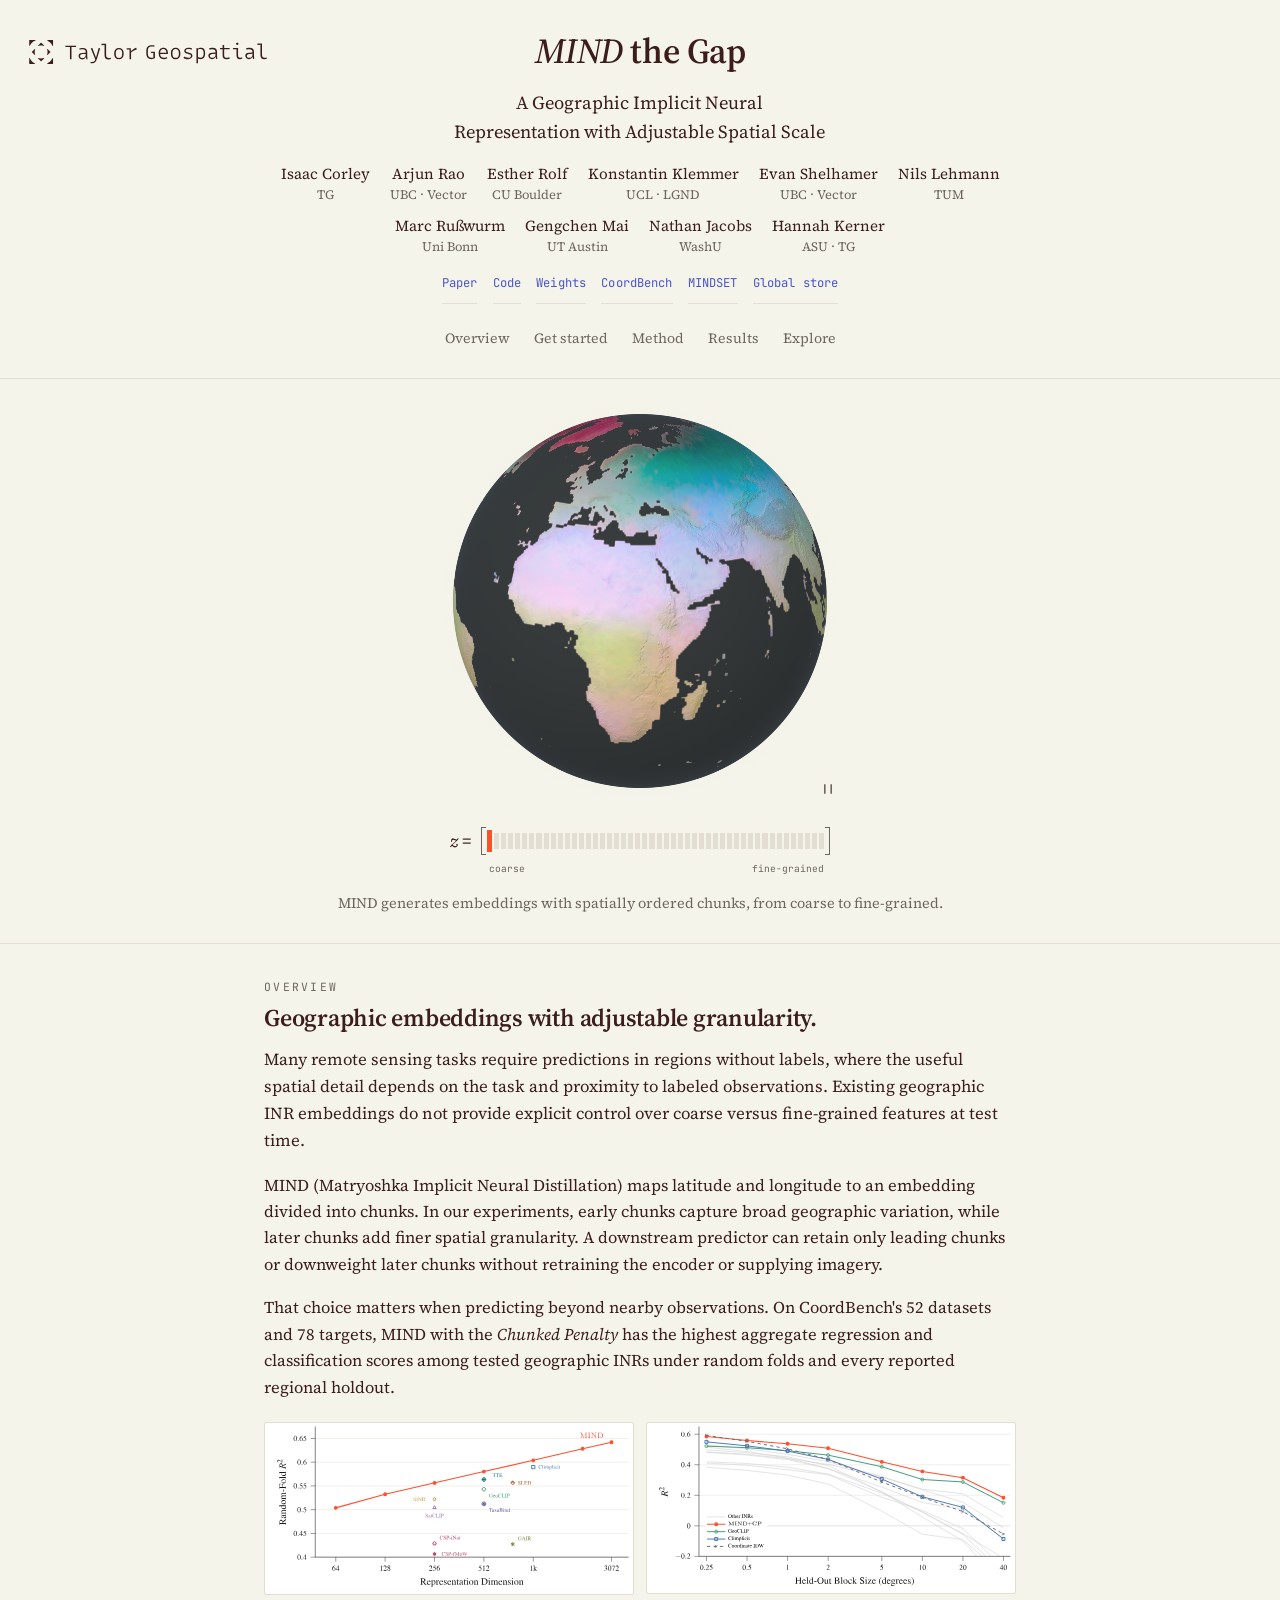
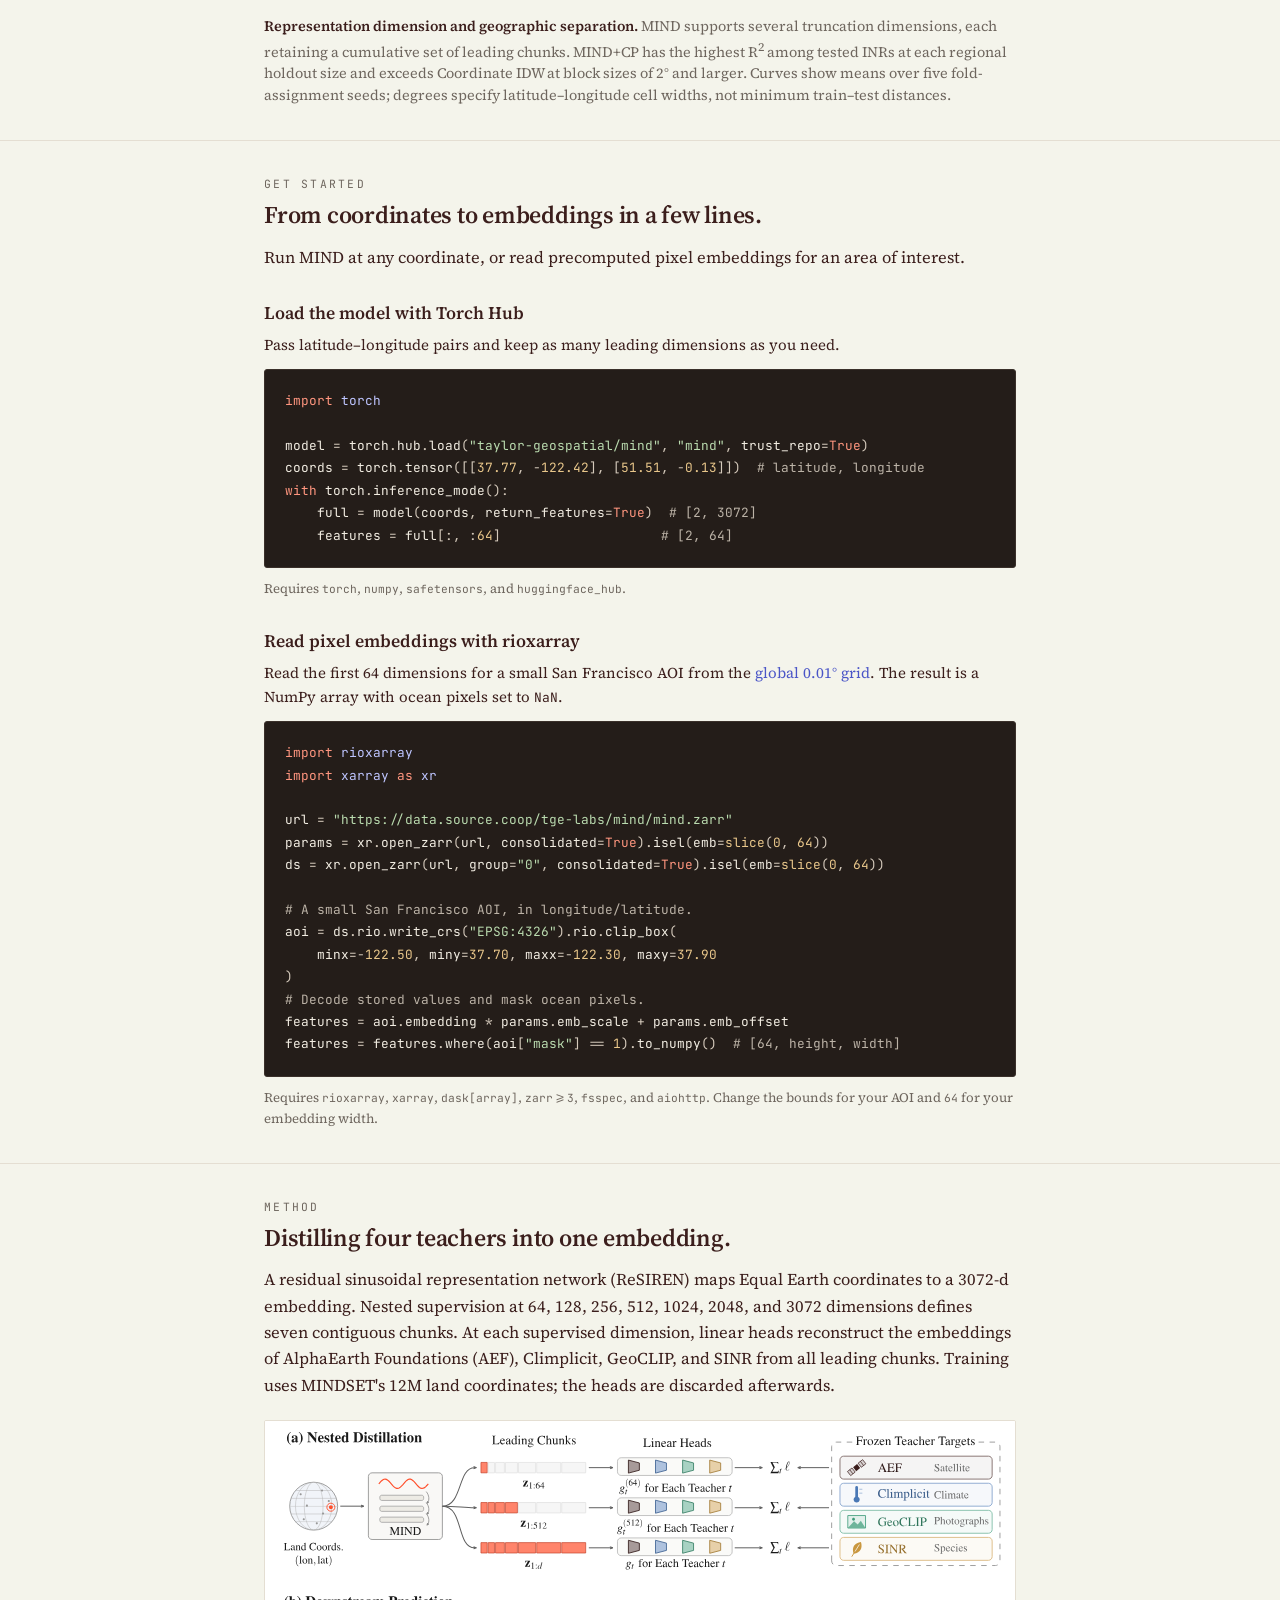
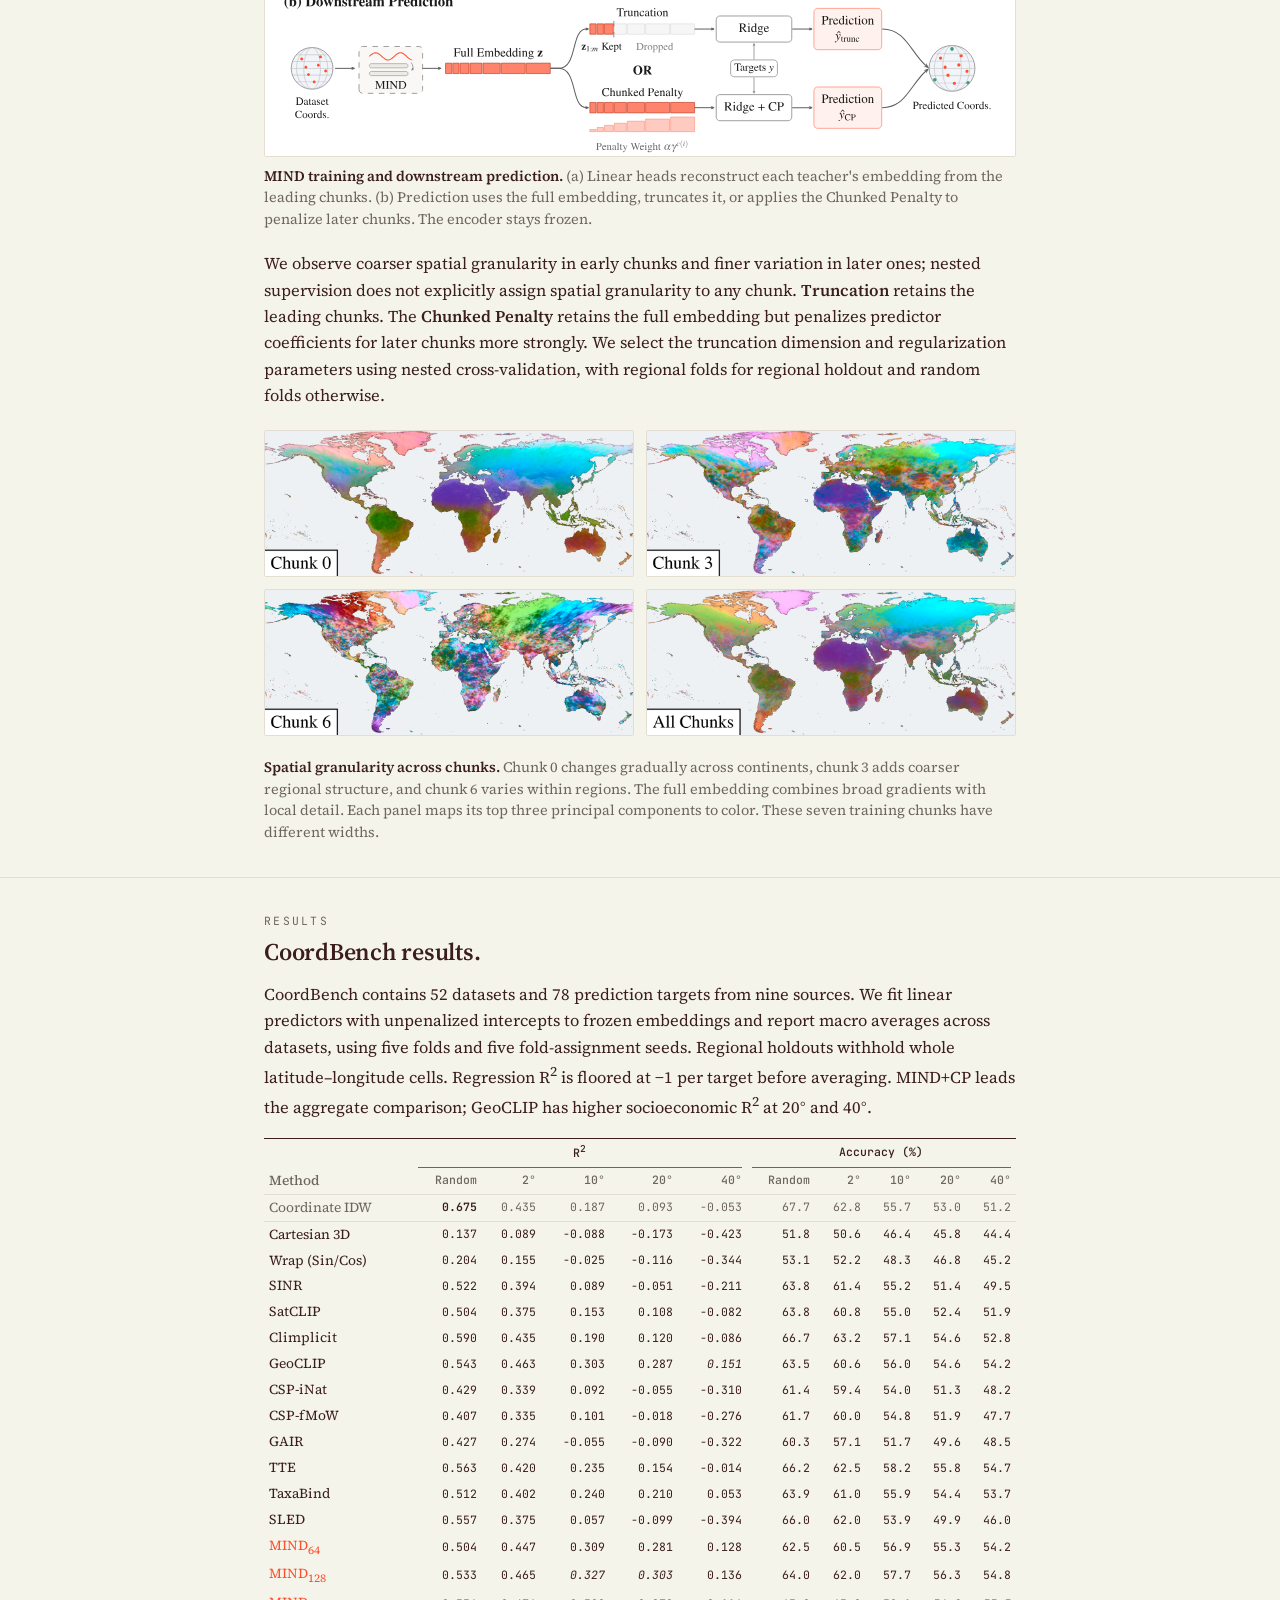
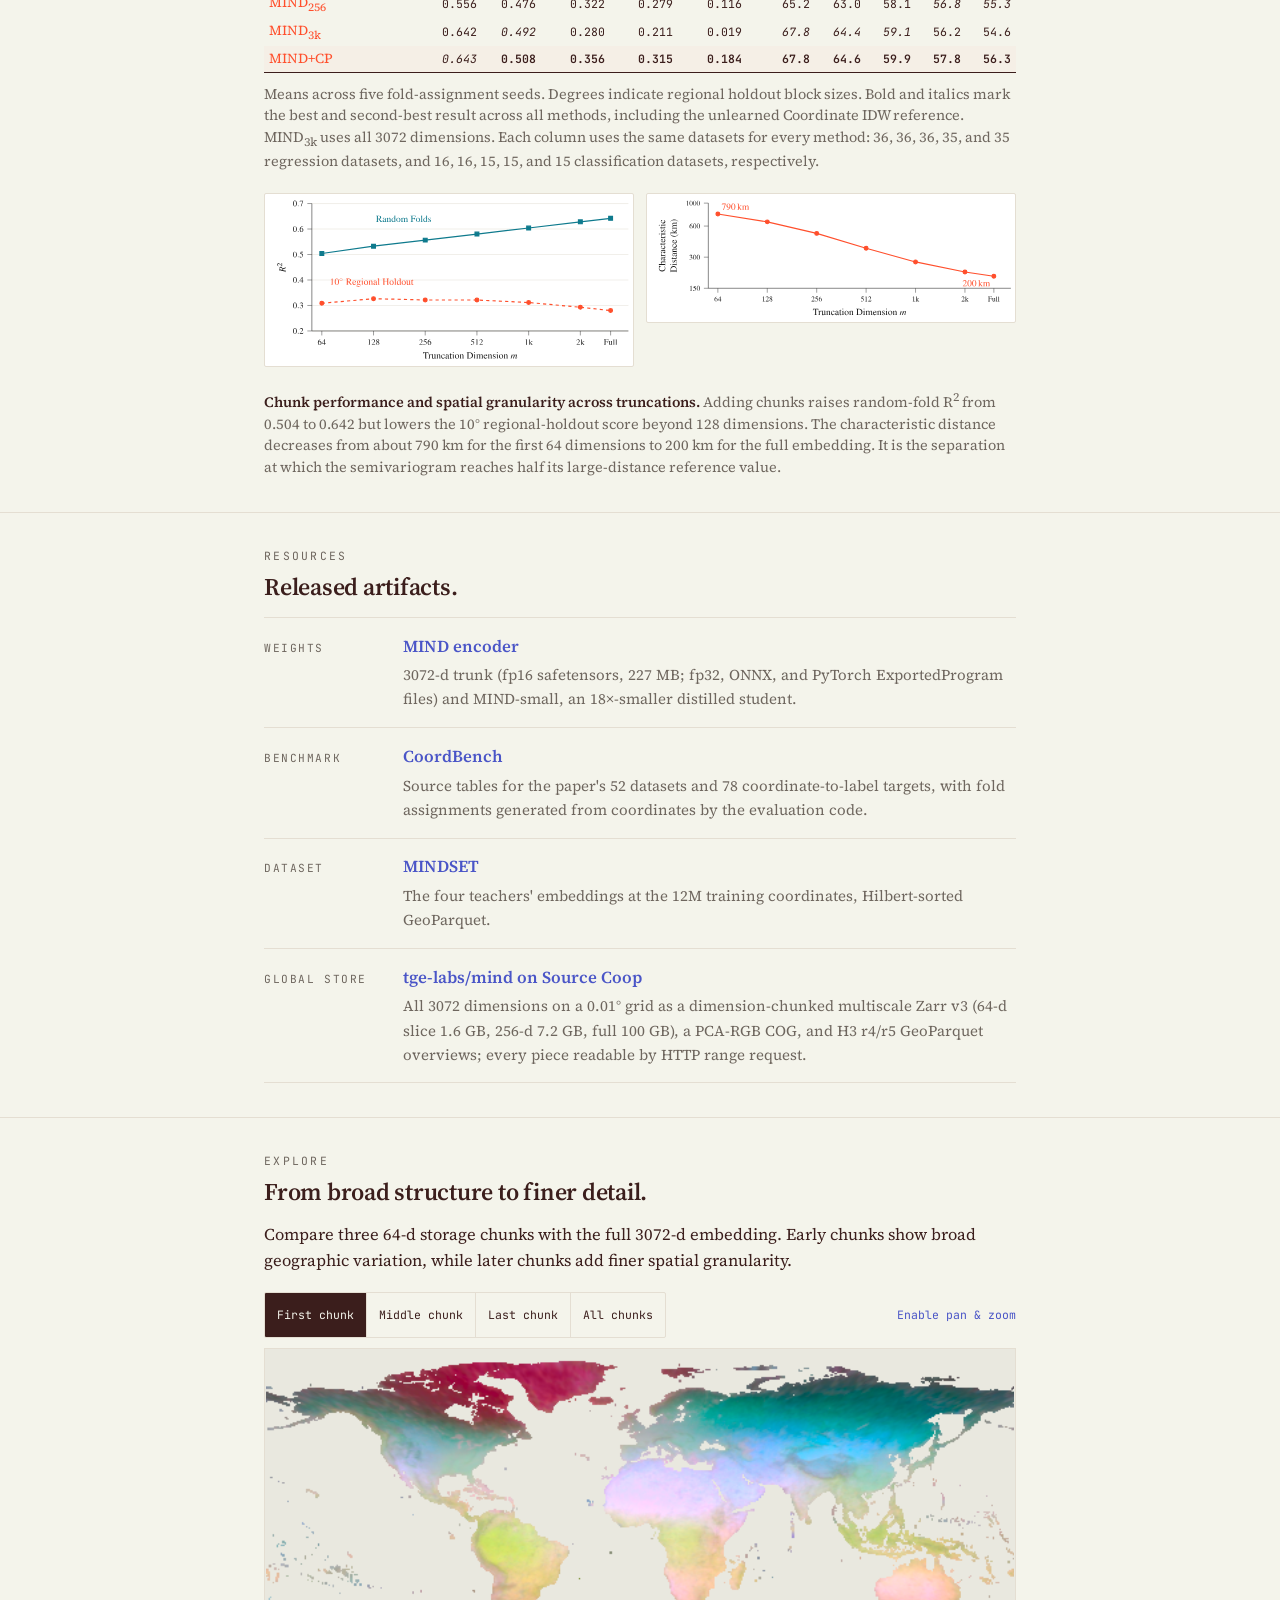
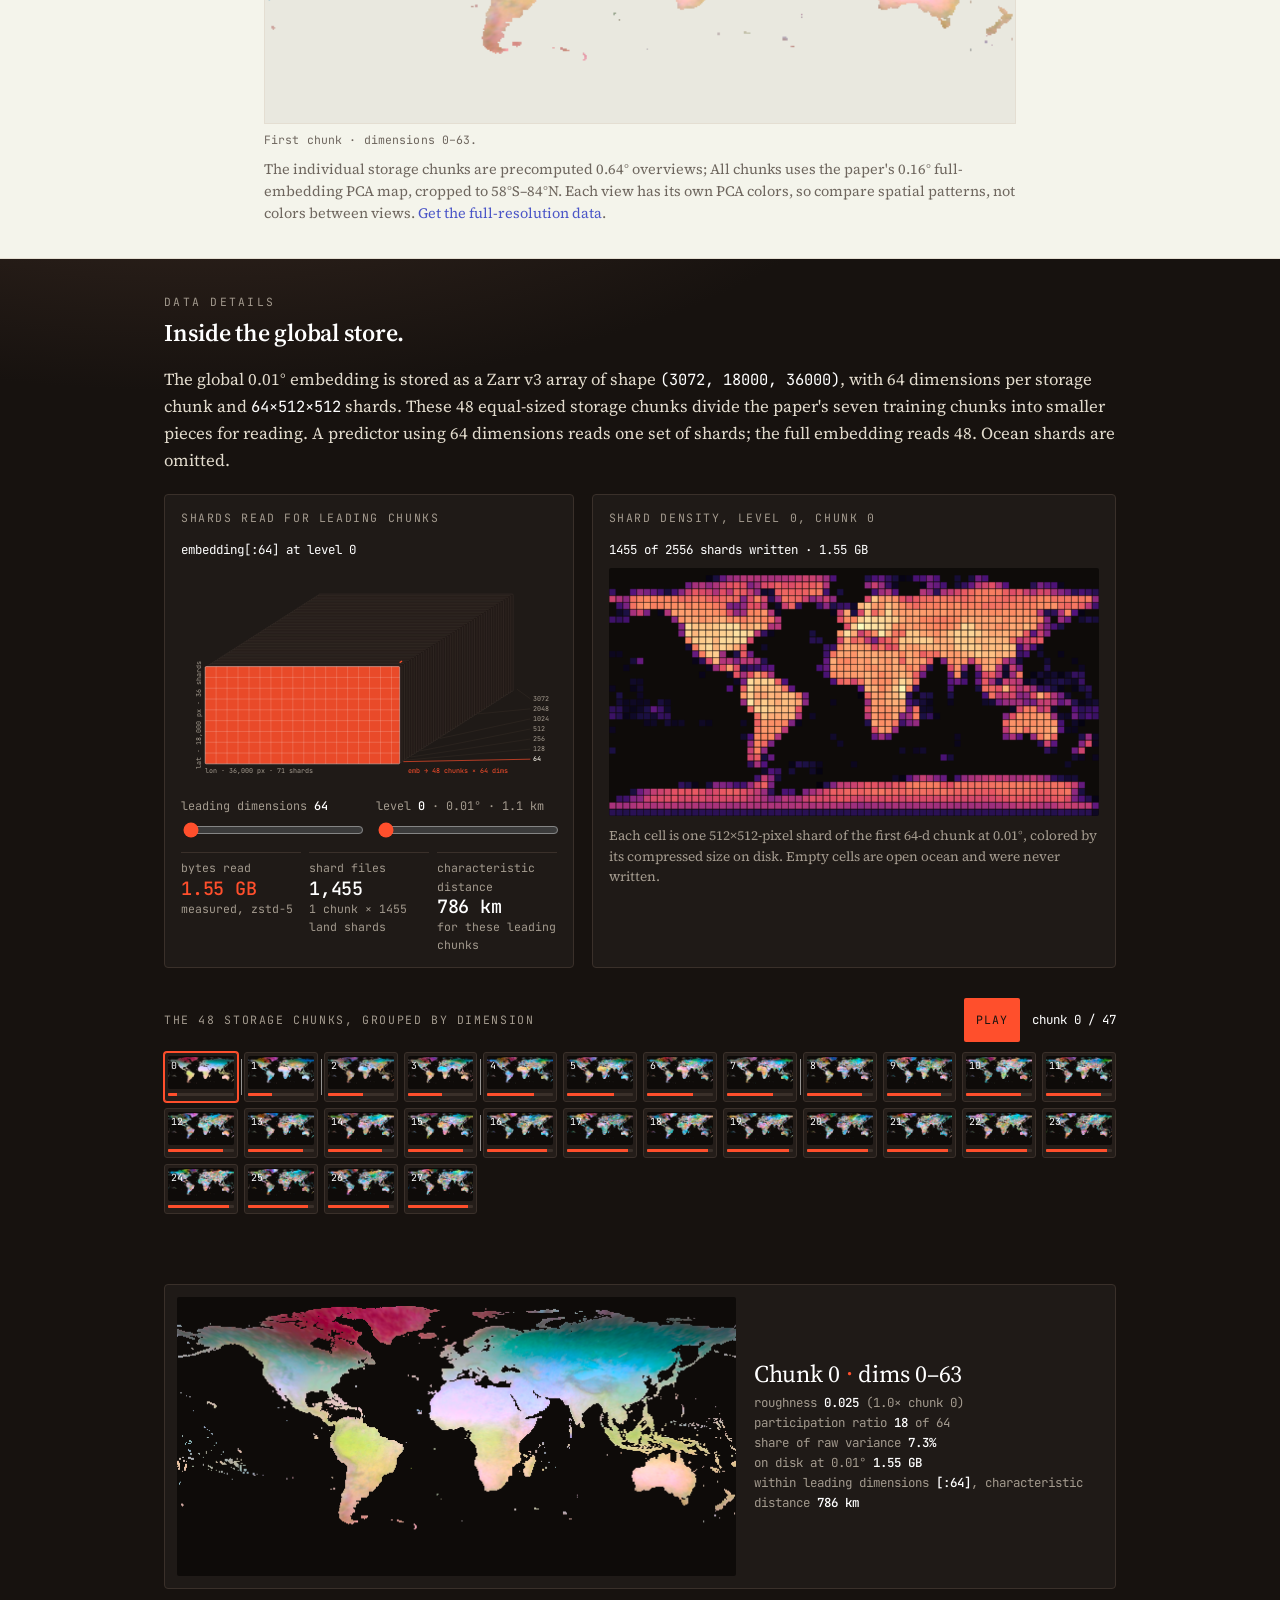
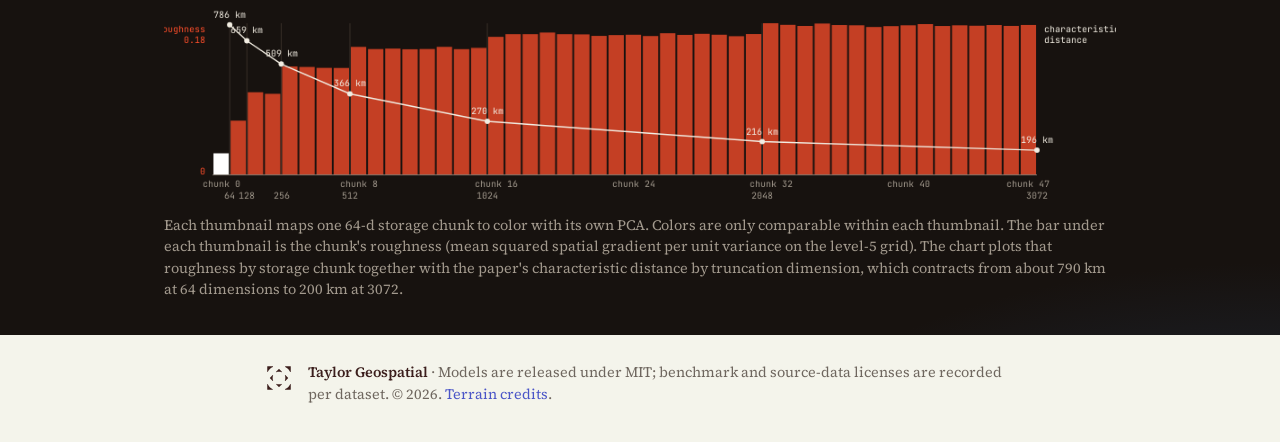
<file: docs/index.html>
<!doctype html>
<html lang="en">
  <head>
    <meta charset="utf-8" />
    <meta name="viewport" content="width=device-width, initial-scale=1" />
    <title>MIND the Gap: A Geographic INR with Adjustable Spatial Scale | Taylor Geospatial</title>
    <meta
      name="description"
      content="MIND (Matryoshka Implicit Neural Distillation) is a geographic implicit neural representation that distills four Earth embeddings into one nested 3072-d embedding whose spatial granularity is adjusted when fitting a downstream predictor. CoordBench evaluates 52 datasets and 78 targets under random folds and held-out regions."
    />
    <meta property="og:title" content="MIND the Gap: A Geographic INR with Adjustable Spatial Scale" />
    <meta
      property="og:description"
      content="A coordinate-only neural field whose leading chunks capture broad geographic variation and whose later chunks add finer spatial granularity. Released as a dimension-chunked global 0.01° Zarr store."
    />
    <meta property="og:image" content="assets/fig-hero-storage.svg?v=377c226" />

    <link rel="preconnect" href="https://fonts.googleapis.com" />
    <link rel="preconnect" href="https://fonts.gstatic.com" crossorigin />
    <link
      href="https://fonts.googleapis.com/css2?family=Source+Serif+4:ital,opsz,wght@0,8..60,400..600;1,8..60,400..600&family=JetBrains+Mono:wght@400;500&display=swap"
      rel="stylesheet"
    />

    <link rel="stylesheet" href="style.css?v=20260923-3" />
    <link rel="stylesheet" href="globe.css?v=20260922-1" />
    <link rel="stylesheet" href="examples.css?v=20260921-1" />
  </head>
  <body>
    <a class="skip-link" href="#paper">Skip to overview</a>
    <!-- ===== header ===== -->
    <header class="hero">
      <div class="hero-heading">
        <a class="research-home" href="https://taylorgeospatial.org/innovation-program/" aria-label="Taylor Geospatial Innovation Program">
          <img class="research-logo" src="assets/taylor-geospatial-oneline.svg" width="753" height="81" alt="Taylor Geospatial" />
        </a>
        <h1><span class="it">MIND</span> the Gap</h1>
      </div>
      <div class="page">
        <p class="subtitle">
          A Geographic Implicit Neural Representation <span class="title-tail">with Adjustable Spatial Scale</span>
        </p>
        <ul class="authors" aria-label="Authors and affiliations">
          <li><a href="https://isaac.earth">Isaac Corley <span class="affil"><abbr title="Taylor Geospatial">TG</abbr></span></a></li>
          <li><a href="https://arjunashokrao.me/">Arjun Rao <span class="affil"><abbr title="University of British Columbia">UBC</abbr> &middot; <abbr title="Vector Institute">Vector</abbr></span></a></li>
          <li><a href="https://www.estherrolf.com/">Esther Rolf <span class="affil"><abbr title="University of Colorado Boulder">CU Boulder</abbr></span></a></li>
          <li><a href="https://konstantinklemmer.github.io/">Konstantin Klemmer <span class="affil"><abbr title="University College London">UCL</abbr> &middot; LGND</span></a></li>
          <li><a href="https://imaginarynumber.net/">Evan Shelhamer <span class="affil"><abbr title="University of British Columbia">UBC</abbr> &middot; <abbr title="Vector Institute">Vector</abbr></span></a></li>
          <li><a href="https://nilsleh.github.io/">Nils Lehmann <span class="affil"><abbr title="Technical University of Munich">TUM</abbr></span></a></li>
          <li><a href="https://marcrusswurm.com/">Marc Rußwurm <span class="affil"><abbr title="Rheinische Friedrich-Wilhelms-Universität Bonn">Uni Bonn</abbr></span></a></li>
          <li><a href="https://gengchenmai.github.io/">Gengchen Mai <span class="affil"><abbr title="University of Texas at Austin">UT Austin</abbr></span></a></li>
          <li><a href="https://jacobsn.github.io/">Nathan Jacobs <span class="affil"><abbr title="Washington University in St. Louis">WashU</abbr></span></a></li>
          <li><a href="https://hannah-rae.github.io/">Hannah Kerner <span class="affil"><abbr title="Arizona State University">ASU</abbr> &middot; <abbr title="Taylor Geospatial">TG</abbr></span></a></li>
        </ul>
        <nav class="links" aria-label="Project resources">
          <a href="https://arxiv.org/abs/2609.25454">Paper</a>
          <a href="https://github.com/taylor-geospatial/mind">Code</a>
          <a href="https://huggingface.co/taylor-geospatial/MIND">Weights</a>
          <a href="https://huggingface.co/datasets/taylor-geospatial/CoordBench">CoordBench</a>
          <a href="https://huggingface.co/datasets/taylor-geospatial/MINDSET">MINDSET</a>
          <a href="https://source.coop/tge-labs/mind">Global store</a>
        </nav>
        <nav class="section-nav" aria-label="On this page">
          <a href="#paper">Overview</a>
          <a href="#get-started">Get started</a>
          <a href="#method">Method</a>
          <a href="#results">Results</a>
          <a href="#map-section">Explore</a>
        </nav>
      </div>
    </header>

    <main>

    <section class="globe-section" aria-label="MIND embedding globe">
      <figure class="page globe-figure">
        <div class="globe-stage">
          <img id="globe-fallback" src="assets/chunks/chunk_00.png" width="562" height="281"
            alt="PCA colors of MIND storage chunk 0, showing broad geographic patterns." />
          <canvas id="chunk-globe" width="800" height="800" hidden role="img"
            aria-label="Globe showing PCA colors of MIND storage chunk 0." aria-describedby="globe-caption"></canvas>
          <button id="globe-play" type="button" hidden aria-label="Pause animation" title="Pause animation">
            <svg viewBox="0 0 20 20" width="16" height="16" aria-hidden="true">
              <path class="globe-pause-icon" d="M6 4v12M14 4v12" fill="none" stroke="currentColor" stroke-width="2" />
              <path class="globe-play-icon" d="M6 3l11 7-11 7z" fill="currentColor" />
            </svg>
          </button>
        </div>
        <div id="globe-embedding" class="globe-embedding" role="img" hidden>
          <div class="globe-vector" aria-hidden="true">
            <span class="globe-vector-symbol">z =</span>
            <div id="globe-chunks" class="globe-chunks"></div>
          </div>
          <div class="globe-scale" aria-hidden="true"><span>coarse</span><span>fine-grained</span></div>
        </div>
        <figcaption id="globe-caption">MIND generates embeddings with spatially ordered chunks, from coarse to fine-grained.</figcaption>
        <p id="globe-status" role="status"></p>
      </figure>
    </section>

    <!-- ===== overview ===== -->
    <section id="paper">
      <div class="page">
        <p class="kick">Overview</p>
        <h2>Geographic embeddings with adjustable granularity.</h2>
        <p class="lead">
          Many remote sensing tasks require predictions in regions without labels, where the useful spatial detail depends on the task and proximity to labeled observations.
          Existing geographic INR embeddings do not provide explicit control over coarse versus fine-grained features at test time.
        </p>
        <p>
          MIND (Matryoshka Implicit Neural Distillation) maps latitude and longitude to an embedding
          divided into chunks. In our experiments, early chunks capture broad geographic variation,
          while later chunks add finer spatial granularity. A downstream predictor can retain only
          leading chunks or downweight later chunks without retraining the encoder or supplying imagery.
        </p>
        <p>
          That choice matters when predicting beyond nearby observations. On CoordBench's 52 datasets
          and 78 targets, MIND with the <i>Chunked Penalty</i> has the highest aggregate regression and classification scores among
          tested geographic INRs under random folds and every reported regional holdout.
        </p>

        <figure class="two-up">
          <img src="assets/fig-hero-storage.svg?v=377c226" width="338" height="158" decoding="async" alt="Random-fold R-squared against representation dimension for MIND and nine pretrained INRs." />
          <img src="assets/fig-hero-gap-ladder.svg?v=377c226" width="340" height="158" decoding="async" alt="R-squared as held-out blocks grow from 0.25 to 40 degrees for MIND+CP, GeoCLIP, Coordinate IDW, and other INRs." />
          <figcaption>
            <b>Representation dimension and geographic separation.</b> MIND supports several
            truncation dimensions, each retaining a cumulative set of leading chunks. MIND+CP has
            the highest R<sup>2</sup> among tested INRs at each regional holdout size and exceeds
            Coordinate IDW at block sizes of 2&deg; and larger. Curves show means over five
            fold-assignment seeds; degrees specify latitude&ndash;longitude cell widths, not minimum
            train&ndash;test distances.
          </figcaption>
        </figure>
      </div>
    </section>

    <!-- ===== get started ===== -->
    <section id="get-started">
      <div class="page">
        <p class="kick">Get started</p>
        <h2>From coordinates to embeddings in a few lines.</h2>
        <p>Run MIND at any coordinate, or read precomputed pixel embeddings for an area of interest.</p>
        <div class="code-example">
          <h3 id="torch-hub-heading">Load the model with Torch Hub</h3>
          <p>Pass latitude&ndash;longitude pairs and keep as many leading dimensions as you need.</p>
          <pre tabindex="0" aria-labelledby="torch-hub-heading"><code class="language-python" id="torch-hub-example"><span class="kn">import</span><span class="w"> </span><span class="nn">torch</span>

<span class="n">model</span> <span class="o">=</span> <span class="n">torch</span><span class="o">.</span><span class="n">hub</span><span class="o">.</span><span class="n">load</span><span class="p">(</span><span class="s2">"taylor-geospatial/mind"</span><span class="p">,</span> <span class="s2">"mind"</span><span class="p">,</span> <span class="n">trust_repo</span><span class="o">=</span><span class="kc">True</span><span class="p">)</span>
<span class="n">coords</span> <span class="o">=</span> <span class="n">torch</span><span class="o">.</span><span class="n">tensor</span><span class="p">([[</span><span class="mf">37.77</span><span class="p">,</span> <span class="o">-</span><span class="mf">122.42</span><span class="p">],</span> <span class="p">[</span><span class="mf">51.51</span><span class="p">,</span> <span class="o">-</span><span class="mf">0.13</span><span class="p">]])</span>  <span class="c1"># latitude, longitude</span>
<span class="k">with</span> <span class="n">torch</span><span class="o">.</span><span class="n">inference_mode</span><span class="p">():</span>
    <span class="n">full</span> <span class="o">=</span> <span class="n">model</span><span class="p">(</span><span class="n">coords</span><span class="p">,</span> <span class="n">return_features</span><span class="o">=</span><span class="kc">True</span><span class="p">)</span>  <span class="c1"># [2, 3072]</span>
    <span class="n">features</span> <span class="o">=</span> <span class="n">full</span><span class="p">[:,</span> <span class="p">:</span><span class="mi">64</span><span class="p">]</span>                    <span class="c1"># [2, 64]</span></code></pre>
          <p class="code-note">Requires <code>torch</code>, <code>numpy</code>, <code>safetensors</code>, and <code>huggingface_hub</code>.</p>
        </div>
        <div class="code-example">
          <h3 id="pixel-aoi-heading">Read pixel embeddings with rioxarray</h3>
          <p>Read the first 64 dimensions for a small San Francisco AOI from the <a href="https://source.coop/tge-labs/mind">global 0.01&deg; grid</a>. The result is a NumPy array with ocean pixels set to <code>NaN</code>.</p>
          <pre tabindex="0" aria-labelledby="pixel-aoi-heading"><code class="language-python" id="pixel-aoi-example"><span class="kn">import</span><span class="w"> </span><span class="nn">rioxarray</span>
<span class="kn">import</span><span class="w"> </span><span class="nn">xarray</span><span class="w"> </span><span class="k">as</span><span class="w"> </span><span class="nn">xr</span>

<span class="n">url</span> <span class="o">=</span> <span class="s2">"https://data.source.coop/tge-labs/mind/mind.zarr"</span>
<span class="n">params</span> <span class="o">=</span> <span class="n">xr</span><span class="o">.</span><span class="n">open_zarr</span><span class="p">(</span><span class="n">url</span><span class="p">,</span> <span class="n">consolidated</span><span class="o">=</span><span class="kc">True</span><span class="p">)</span><span class="o">.</span><span class="n">isel</span><span class="p">(</span><span class="n">emb</span><span class="o">=</span><span class="nb">slice</span><span class="p">(</span><span class="mi">0</span><span class="p">,</span> <span class="mi">64</span><span class="p">))</span>
<span class="n">ds</span> <span class="o">=</span> <span class="n">xr</span><span class="o">.</span><span class="n">open_zarr</span><span class="p">(</span><span class="n">url</span><span class="p">,</span> <span class="n">group</span><span class="o">=</span><span class="s2">"0"</span><span class="p">,</span> <span class="n">consolidated</span><span class="o">=</span><span class="kc">True</span><span class="p">)</span><span class="o">.</span><span class="n">isel</span><span class="p">(</span><span class="n">emb</span><span class="o">=</span><span class="nb">slice</span><span class="p">(</span><span class="mi">0</span><span class="p">,</span> <span class="mi">64</span><span class="p">))</span>

<span class="c1"># A small San Francisco AOI, in longitude/latitude.</span>
<span class="n">aoi</span> <span class="o">=</span> <span class="n">ds</span><span class="o">.</span><span class="n">rio</span><span class="o">.</span><span class="n">write_crs</span><span class="p">(</span><span class="s2">"EPSG:4326"</span><span class="p">)</span><span class="o">.</span><span class="n">rio</span><span class="o">.</span><span class="n">clip_box</span><span class="p">(</span>
    <span class="n">minx</span><span class="o">=-</span><span class="mf">122.50</span><span class="p">,</span> <span class="n">miny</span><span class="o">=</span><span class="mf">37.70</span><span class="p">,</span> <span class="n">maxx</span><span class="o">=-</span><span class="mf">122.30</span><span class="p">,</span> <span class="n">maxy</span><span class="o">=</span><span class="mf">37.90</span>
<span class="p">)</span>
<span class="c1"># Decode stored values and mask ocean pixels.</span>
<span class="n">features</span> <span class="o">=</span> <span class="n">aoi</span><span class="o">.</span><span class="n">embedding</span> <span class="o">*</span> <span class="n">params</span><span class="o">.</span><span class="n">emb_scale</span> <span class="o">+</span> <span class="n">params</span><span class="o">.</span><span class="n">emb_offset</span>
<span class="n">features</span> <span class="o">=</span> <span class="n">features</span><span class="o">.</span><span class="n">where</span><span class="p">(</span><span class="n">aoi</span><span class="p">[</span><span class="s2">"mask"</span><span class="p">]</span> <span class="o">==</span> <span class="mi">1</span><span class="p">)</span><span class="o">.</span><span class="n">to_numpy</span><span class="p">()</span>  <span class="c1"># [64, height, width]</span></code></pre>
          <p class="code-note">Requires <code>rioxarray</code>, <code>xarray</code>, <code>dask[array]</code>, <code>zarr&gt;=3</code>, <code>fsspec</code>, and <code>aiohttp</code>. Change the bounds for your AOI and <code>64</code> for your embedding width.</p>
        </div>
      </div>
    </section>

    <!-- ===== method ===== -->
    <section id="method">
      <div class="page">
        <p class="kick">Method</p>
        <h2>Distilling four teachers into one embedding.</h2>
        <p>
          A residual sinusoidal representation network (ReSIREN) maps Equal Earth coordinates to a
          3072-d embedding. Nested supervision at 64, 128, 256, 512, 1024, 2048, and 3072 dimensions
          defines seven contiguous chunks. At each supervised dimension, linear heads reconstruct
          the embeddings of AlphaEarth Foundations (AEF), Climplicit, GeoCLIP, and SINR from all
          leading chunks. Training uses MINDSET's 12M land coordinates; the heads are discarded afterwards.
        </p>
        <figure>
          <img src="assets/fig-method.svg?v=377c226" width="407" height="182" decoding="async" loading="lazy" alt="MIND training and deployment overview diagram." />
          <figcaption>
            <b>MIND training and downstream prediction.</b> (a) Linear heads reconstruct each
            teacher's embedding from the leading chunks. (b) Prediction uses the full embedding,
            truncates it, or applies the Chunked Penalty to penalize later chunks. The encoder stays frozen.
          </figcaption>
        </figure>
        <p>
          We observe coarser spatial granularity in early chunks and finer variation in later ones;
          nested supervision does not explicitly assign spatial granularity to any chunk. <b>Truncation</b>
          retains the leading chunks. The <b>Chunked Penalty</b> retains the full embedding but
          penalizes predictor coefficients for later chunks more strongly. We select the truncation
          dimension and regularization parameters using nested cross-validation, with regional folds
          for regional holdout and random folds otherwise.
        </p>
        <figure class="four-up">
          <img src="assets/band-chunk-first.png?v=377c226" width="2250" height="887" decoding="async" loading="lazy" alt="PCA color of the first 64-d chunk on a global grid: smooth continental-scale structure." />
          <img src="assets/band-chunk-mid.png?v=377c226" width="2250" height="887" decoding="async" loading="lazy" alt="PCA color of the intermediate 256-d chunk (dimensions 256–511): coarser regional structure." />
          <img src="assets/band-chunk-last.png?v=377c226" width="2250" height="887" decoding="async" loading="lazy" alt="PCA color of the last 1024-d chunk (dimensions 2048–3071): variation within regions." />
          <img src="assets/band-full.png?v=377c226" width="2250" height="887" decoding="async" loading="lazy" alt="PCA color of the full 3072-d field." />
          <figcaption>
            <b>Spatial granularity across chunks.</b> Chunk 0 changes gradually across continents,
            chunk 3 adds coarser regional structure, and chunk 6 varies within regions. The full
            embedding combines broad gradients with local detail. Each panel maps its top three
            principal components to color. These seven training chunks have different widths.
          </figcaption>
        </figure>
      </div>
    </section>

    <!-- ===== results ===== -->
    <section id="results">
      <div class="page">
        <p class="kick">Results</p>
        <h2>CoordBench results.</h2>
        <p>
          CoordBench contains 52 datasets and 78 prediction targets from nine sources. We fit
          linear predictors with unpenalized intercepts to frozen embeddings and report macro averages across datasets, using
          five folds and five fold-assignment seeds. Regional holdouts withhold whole
          latitude&ndash;longitude cells. Regression R<sup>2</sup> is floored at &minus;1 per target
          before averaging. MIND+CP leads the aggregate comparison; GeoCLIP has higher socioeconomic
          R<sup>2</sup> at 20&deg; and 40&deg;.
        </p>
        <p class="table-hint">Scroll the table to compare all regional holdouts.</p>
        <div class="tablewrap" tabindex="0" role="region" aria-label="CoordBench scores, horizontally scrollable">
          <table class="res">
            <thead>
              <tr>
                <th></th>
                <th colspan="5" scope="colgroup">R<sup>2</sup></th>
                <th colspan="5" scope="colgroup">Accuracy (%)</th>
              </tr>
              <tr class="sub">
                <th>Method</th>
                <th>Random</th><th>2&deg;</th><th>10&deg;</th><th>20&deg;</th><th>40&deg;</th>
                <th>Random</th><th>2&deg;</th><th>10&deg;</th><th>20&deg;</th><th>40&deg;</th>
              </tr>
            </thead>
            <tbody>
              <tr class="ref"><td>Coordinate IDW</td><td><b>0.675</b></td><td>0.435</td><td>0.187</td><td>0.093</td><td>-0.053</td><td>67.7</td><td>62.8</td><td>55.7</td><td>53.0</td><td>51.2</td></tr>
              <tr><td>Cartesian 3D</td><td>0.137</td><td>0.089</td><td>-0.088</td><td>-0.173</td><td>-0.423</td><td>51.8</td><td>50.6</td><td>46.4</td><td>45.8</td><td>44.4</td></tr>
              <tr><td>Wrap (Sin/Cos)</td><td>0.204</td><td>0.155</td><td>-0.025</td><td>-0.116</td><td>-0.344</td><td>53.1</td><td>52.2</td><td>48.3</td><td>46.8</td><td>45.2</td></tr>
              <tr><td>SINR</td><td>0.522</td><td>0.394</td><td>0.089</td><td>-0.051</td><td>-0.211</td><td>63.8</td><td>61.4</td><td>55.2</td><td>51.4</td><td>49.5</td></tr>
              <tr><td>SatCLIP</td><td>0.504</td><td>0.375</td><td>0.153</td><td>0.108</td><td>-0.082</td><td>63.8</td><td>60.8</td><td>55.0</td><td>52.4</td><td>51.9</td></tr>
              <tr><td>Climplicit</td><td>0.590</td><td>0.435</td><td>0.190</td><td>0.120</td><td>-0.086</td><td>66.7</td><td>63.2</td><td>57.1</td><td>54.6</td><td>52.8</td></tr>
              <tr><td>GeoCLIP</td><td>0.543</td><td>0.463</td><td>0.303</td><td>0.287</td><td><i>0.151</i></td><td>63.5</td><td>60.6</td><td>56.0</td><td>54.6</td><td>54.2</td></tr>
              <tr><td>CSP-iNat</td><td>0.429</td><td>0.339</td><td>0.092</td><td>-0.055</td><td>-0.310</td><td>61.4</td><td>59.4</td><td>54.0</td><td>51.3</td><td>48.2</td></tr>
              <tr><td>CSP-fMoW</td><td>0.407</td><td>0.335</td><td>0.101</td><td>-0.018</td><td>-0.276</td><td>61.7</td><td>60.0</td><td>54.8</td><td>51.9</td><td>47.7</td></tr>
              <tr><td>GAIR</td><td>0.427</td><td>0.274</td><td>-0.055</td><td>-0.090</td><td>-0.322</td><td>60.3</td><td>57.1</td><td>51.7</td><td>49.6</td><td>48.5</td></tr>
              <tr><td>TTE</td><td>0.563</td><td>0.420</td><td>0.235</td><td>0.154</td><td>-0.014</td><td>66.2</td><td>62.5</td><td>58.2</td><td>55.8</td><td>54.7</td></tr>
              <tr><td>TaxaBind</td><td>0.512</td><td>0.402</td><td>0.240</td><td>0.210</td><td>0.053</td><td>63.9</td><td>61.0</td><td>55.9</td><td>54.4</td><td>53.7</td></tr>
              <tr><td>SLED</td><td>0.557</td><td>0.375</td><td>0.057</td><td>-0.099</td><td>-0.394</td><td>66.0</td><td>62.0</td><td>53.9</td><td>49.9</td><td>46.0</td></tr>
              <tr class="ours"><td>MIND<sub>64</sub></td><td>0.504</td><td>0.447</td><td>0.309</td><td>0.281</td><td>0.128</td><td>62.5</td><td>60.5</td><td>56.9</td><td>55.3</td><td>54.2</td></tr>
              <tr class="ours"><td>MIND<sub>128</sub></td><td>0.533</td><td>0.465</td><td><i>0.327</i></td><td><i>0.303</i></td><td>0.136</td><td>64.0</td><td>62.0</td><td>57.7</td><td>56.3</td><td>54.8</td></tr>
              <tr class="ours"><td>MIND<sub>256</sub></td><td>0.556</td><td>0.476</td><td>0.322</td><td>0.279</td><td>0.116</td><td>65.2</td><td>63.0</td><td>58.1</td><td><i>56.8</i></td><td><i>55.3</i></td></tr>
              <tr class="ours"><td>MIND<sub>3k</sub></td><td>0.642</td><td><i>0.492</i></td><td>0.280</td><td>0.211</td><td>0.019</td><td><i>67.8</i></td><td><i>64.4</i></td><td><i>59.1</i></td><td>56.2</td><td>54.6</td></tr>
              <tr class="ours best"><td>MIND+CP</td><td><i>0.643</i></td><td><b>0.508</b></td><td><b>0.356</b></td><td><b>0.315</b></td><td><b>0.184</b></td><td><b>67.8</b></td><td><b>64.6</b></td><td><b>59.9</b></td><td><b>57.8</b></td><td><b>56.3</b></td></tr>
            </tbody>
          </table>
        </div>
        <p class="caption">
          Means across five fold-assignment seeds. Degrees indicate regional holdout block sizes.
          Bold and italics mark the best and second-best result across all methods, including the
          unlearned Coordinate IDW reference. MIND<sub>3k</sub> uses all 3072 dimensions.
          Each column uses the same datasets for every method: 36, 36, 36, 35, and 35 regression
          datasets, and 16, 16, 15, 15, and 15 classification datasets, respectively.
        </p>

        <figure class="two-up">
          <img src="assets/fig-width-curves.svg?v=377c226" width="346" height="162" decoding="async" loading="lazy" alt="R-squared against representation dimension under random folds and with 10-degree regions held out." />
          <img src="assets/fig-halfsill.svg?v=377c226" width="350" height="122" decoding="async" loading="lazy" alt="Characteristic distance against representation dimension for MIND." />
          <figcaption>
            <b>Chunk performance and spatial granularity across truncations.</b> Adding chunks
            raises random-fold R<sup>2</sup> from 0.504 to 0.642 but lowers the 10&deg; regional-holdout
            score beyond 128 dimensions. The characteristic distance decreases from about 790&nbsp;km
            for the first 64 dimensions to 200&nbsp;km for the full embedding. It is the separation
            at which the semivariogram reaches half its large-distance reference value.
          </figcaption>
        </figure>
      </div>
    </section>

    <!-- ===== resources ===== -->
    <section id="resources">
      <div class="page">
        <p class="kick">Resources</p>
        <h2>Released artifacts.</h2>
        <ul class="reslist">
          <li>
            <span class="rk">Weights</span>
            <span>
              <a class="rt" href="https://huggingface.co/taylor-geospatial/MIND">MIND encoder</a>
              <span class="rd">3072-d trunk (fp16 safetensors, 227&nbsp;MB; fp32, ONNX, and PyTorch ExportedProgram files) and MIND-small, an 18&times;-smaller distilled student.</span>
            </span>
          </li>
          <li>
            <span class="rk">Benchmark</span>
            <span>
              <a class="rt" href="https://huggingface.co/datasets/taylor-geospatial/CoordBench">CoordBench</a>
              <span class="rd">Source tables for the paper's 52 datasets and 78 coordinate-to-label targets, with fold assignments generated from coordinates by the evaluation code.</span>
            </span>
          </li>
          <li>
            <span class="rk">Dataset</span>
            <span>
              <a class="rt" href="https://huggingface.co/datasets/taylor-geospatial/MINDSET">MINDSET</a>
              <span class="rd">The four teachers' embeddings at the 12M training coordinates, Hilbert-sorted GeoParquet.</span>
            </span>
          </li>
          <li>
            <span class="rk">Global store</span>
            <span>
              <a class="rt" href="https://source.coop/tge-labs/mind">tge-labs/mind on Source Coop</a>
              <span class="rd">All 3072 dimensions on a 0.01&deg; grid as a dimension-chunked multiscale Zarr&nbsp;v3 (64-d slice 1.6&nbsp;GB, 256-d 7.2&nbsp;GB, full 100&nbsp;GB), a PCA-RGB COG, and H3 r4/r5 GeoParquet overviews; every piece readable by HTTP range request.</span>
            </span>
          </li>
        </ul>

      </div>
    </section>

    <!-- ===== embedding explorer ===== -->
    <section id="map-section">
      <div class="page">
        <p class="kick">Explore</p>
        <h2>From broad structure to finer detail.</h2>
        <p>
          Compare three 64-d storage chunks with the full 3072-d embedding. Early chunks show
          broad geographic variation, while later chunks add finer spatial granularity.
        </p>
        <div id="map-controls" class="map-controls" hidden>
          <div class="seg" role="group" aria-label="Embedding chunks">
            <button type="button" data-view="0" aria-pressed="true">First chunk</button>
            <button type="button" data-view="1" aria-pressed="false">Middle chunk</button>
            <button type="button" data-view="2" aria-pressed="false">Last chunk</button>
            <button type="button" data-view="3" aria-pressed="false">All chunks</button>
          </div>
          <button type="button" id="map-activate">Enable pan &amp; zoom</button>
        </div>
        <div class="map-frame">
          <img id="map-preview" src="assets/chunks/chunk_00.png" width="562" height="281"
            loading="lazy" decoding="async" alt="First 64-d storage chunk: broad geographic structure in PCA false color." />
          <div id="map" role="region" aria-label="Embedding map; use arrow keys to pan and plus or minus to zoom" hidden></div>
        </div>
        <p id="map-status" class="map-status" role="status" aria-live="polite">First chunk &middot; dimensions 0&ndash;63.</p>
        <p class="caption">
          The individual storage chunks are precomputed 0.64&deg; overviews; All chunks uses the
          paper's 0.16&deg; full-embedding PCA map, cropped to 58&deg;S&ndash;84&deg;N.
          Each view has its own PCA colors, so compare spatial patterns, not colors between views.
          <a href="https://source.coop/tge-labs/mind">Get the full-resolution data</a>.
        </p>
      </div>
    </section>

    <!-- ===== inside the store ===== -->
    <section id="store" class="dark">
      <div class="wide">
        <p class="kick">Data details</p>
        <h2>Inside the global store.</h2>
        <div class="store-content">
            <p class="lead">
              The global 0.01&deg; embedding is stored as a Zarr&nbsp;v3 array of shape
              <span class="tnum">(3072, 18000, 36000)</span>, with 64 dimensions per storage chunk
              and <span class="tnum">64&times;512&times;512</span> shards. These 48 equal-sized
              storage chunks divide the paper's seven training chunks into smaller pieces for reading.
              A predictor using 64 dimensions reads one set of shards; the full embedding reads 48.
              Ocean shards are omitted.
            </p>

            <div class="store-grid">
              <div class="explorer" id="explorer">
                <div class="ex-head">
                  <span class="ex-title">Shards read for leading chunks</span>
                  <span class="ex-readout" id="ex-readout"></span>
                  <button type="button" id="store-retry" class="strip-play" hidden>Retry loading data</button>
                </div>
                <svg id="ex-svg" viewBox="0 0 560 330" aria-label="Diagram of the chunked embedding array"></svg>
                <div class="ex-controls">
                  <label class="ex-ctl">
                    <span class="ex-lab">leading dimensions <b id="ex-prefix-lab">64</b></span>
                    <input type="range" id="ex-prefix" min="0" max="6" step="1" value="0" />
                  </label>
                  <label class="ex-ctl">
                    <span class="ex-lab">level <b id="ex-level-lab">0</b> &middot; <span id="ex-res-lab">0.01&deg;</span></span>
                    <input type="range" id="ex-level" min="0" max="6" step="1" value="0" />
                  </label>
                </div>
                <div class="ex-stats" id="ex-stats"></div>
              </div>

              <div class="density" id="density">
                <div class="ex-head">
                  <span class="ex-title">Shard density, level 0, chunk 0</span>
                  <span class="ex-readout" id="dn-readout">hover a shard</span>
                </div>
                <canvas id="dn-canvas" width="710" height="360"></canvas>
                <p class="ex-note">
                  Each cell is one 512&times;512-pixel shard of the first 64-d chunk at 0.01&deg;, colored by
                  its compressed size on disk. Empty cells are open ocean and were never written.
                </p>
              </div>
            </div>

            <div class="strip-head">
              <span class="ex-title">The 48 storage chunks, grouped by dimension</span>
              <span class="strip-ctl">
                <button type="button" class="strip-play" id="strip-play">Play</button>
                <span class="ex-readout" id="strip-readout"></span>
              </span>
            </div>
            <div class="strip" id="strip"></div>
            <div class="strip-focus" id="strip-focus">
              <img id="strip-img" alt="Selected chunk rendered as PCA(3) color" />
              <div class="strip-meta" id="strip-meta"></div>
            </div>
            <canvas id="scale-chart" class="scale-chart" width="1060" height="220"></canvas>
            <p class="caption on-dark">
              Each thumbnail maps one 64-d storage chunk to color with its own PCA. Colors are only comparable
              within each thumbnail. The bar under each thumbnail is the
              chunk's roughness (mean squared spatial gradient per unit variance on the level-5 grid).
              The chart plots that roughness by storage chunk together with the paper's characteristic
              distance by truncation dimension, which contracts from about 790&nbsp;km at 64 dimensions to 200&nbsp;km at 3072.
            </p>
        </div>
      </div>
    </section>

    </main>

    <!-- ===== footer ===== -->
    <footer>
      <div class="page foot">
        <svg viewBox="60 60 96 96" aria-hidden="true"><use href="#tg-mark" /></svg>
        <div class="foot-meta">
          <span class="nm">Taylor Geospatial</span> &middot; Models are released under MIT;
          benchmark and source-data licenses are recorded per dataset. &copy; 2026.
          <a href="assets/terrain-attribution.txt">Terrain credits</a>.
        </div>
      </div>
    </footer>

    <svg width="0" height="0" style="position:absolute" aria-hidden="true">
      <defs>
        <g id="tg-mark" fill="currentColor">
          <path d="M87.9,98.6l-8.8,8.8c-.3.3-.3.8,0,1.1l8.8,8.8c.6.6,1.6,0,1.3-.8-2.1-5.5-2.1-11.6,0-17,.3-.8-.7-1.4-1.3-.8Z"/>
          <path d="M98.6,87.9l8.8-8.8c.3-.3.8-.3,1.1,0l8.8,8.8c.6.6,0,1.6-.8,1.3-5.5-2.1-11.6-2.1-17,0-.8.3-1.4-.7-.8-1.3Z"/>
          <path d="M128.1,117.4l8.8-8.8c.3-.3.3-.8,0-1.1l-8.8-8.8c-.6-.6-1.6,0-1.3.8,2.1,5.5,2.1,11.6,0,17-.3.8.7,1.4,1.3.8Z"/>
          <path d="M117.4,128.1l-8.8,8.8c-.3.3-.8.3-1.1,0l-8.8-8.8c-.6-.6,0-1.6.8-1.3,5.5,2.1,11.6,2.1,17,0,.8-.3,1.4.7.8,1.3Z"/>
          <path d="M145.6,88v-16.5c0-.5-.4-1-1-1h-16.1c-1,0-1.4,1.4-.4,1.9,7,3.2,12.6,8.9,15.6,16,.4,1,1.9.7,1.9-.4Z"/>
          <path d="M70.4,128v16.5c0,.5.4,1,1,1h16.1c1,0,1.4-1.4.4-1.9-7-3.2-12.6-8.9-15.6-16-.4-1-1.9-.7-1.9.4Z"/>
          <path d="M128.1,145.4h16.5c.5,0,1-.4,1-1v-16.1c0-1-1.4-1.4-1.9-.4-3.2,7-8.9,12.6-16,15.6-1,.4-.7,1.9.4,1.9Z"/>
          <path d="M87.9,70.6h-16.5c-.5,0-1,.4-1,1v16.1c0,1,1.4,1.4,1.9.4,3.2-7,8.9-12.6,16-15.6,1-.4.7-1.9-.4-1.9Z"/>
        </g>
      </defs>
    </svg>

    <script src="globe-renderer.js?v=20260921-3" defer></script>
    <script src="globe.js?v=20260922-1" defer></script>
    <script src="map.js?v=20260920-3" defer></script>
    <script src="map-color.js" defer></script>
    <script src="store.js?v=20260920-3" defer></script>
  </body>
</html>
</file>
<file: docs/style.css>
/* MIND landing page — scholarly project-page register.
   Serif body/headings (Source Serif 4), mono for kickers/links/code,
   hairline rules, one accent (periwinkle) used sparingly. The one deliberate
   exception is the "Inside the store" section, which flips to ink-on-ink so
   the chunk strip and shard heatmap carry their own color. */

:root {
  --ink: #3b1e1c;          /* TG dark brown */
  --paper: #f4f4eb;        /* ivory */
  --muted: #6e665e;
  --rule: #e4ded2;
  --accent: #4a55c7;       /* periwinkle, used sparingly */
  --ours: #ff4f2c;         /* MIND coral, matches the paper's plots */
  --warn: #9a5b2e;
  --dark: #17120f;
  --dark-2: #241d19;
  --dark-rule: #3a302a;
  --dark-muted: #a39a8e;
  --dark-text: #f2ede2;
  --maxw: 800px;
  --wide: 1000px;
  --serif: "Source Serif 4", Georgia, "Times New Roman", serif;
  --mono: "JetBrains Mono", ui-monospace, SFMono-Regular, Menlo, monospace;
}

* { box-sizing: border-box; }
html { -webkit-text-size-adjust: 100%; scroll-behavior: smooth; }
body {
  margin: 0;
  background: var(--paper);
  color: var(--ink);
  font-family: var(--serif);
  font-size: 16.5px;
  line-height: 1.6;
  font-weight: 400;
  text-rendering: optimizeLegibility;
  -webkit-font-smoothing: antialiased;
}
.page { max-width: var(--maxw); margin: 0 auto; padding: 0 24px; }
.wide { max-width: var(--wide); margin: 0 auto; padding: 0 24px; }

a { color: var(--accent); text-decoration: none; }
a:hover { text-decoration: underline; text-underline-offset: 2px; }
code { font-family: var(--mono); font-size: 0.86em; }

/* ---------- header ---------- */
.hero {
  padding: 30px 0 18px;
  text-align: center;
  border-bottom: 1px solid var(--rule);
}
.hero-heading {
  display: grid;
  grid-template-columns: minmax(0, 1fr) auto minmax(0, 1fr);
  align-items: center;
  gap: 28px;
  padding: 0 28px;
  margin-bottom: 14px;
}
.research-home {
  display: inline-flex;
  align-items: center;
  justify-self: start;
  min-height: 44px;
  max-width: 100%;
  color: var(--ink);
}
.research-home:hover { color: var(--ink); text-decoration: none; }
.research-logo { display: block; width: 240px; max-width: 100%; height: auto; }
h1 {
  font-size: 2.2rem;
  line-height: 1.12;
  font-weight: 600;
  letter-spacing: -0.012em;
  margin: 0 auto 0.4em;
  max-width: 22em;
}
h1 .it { font-style: italic; font-weight: 500; }
.hero-heading h1 { grid-column: 2; justify-self: center; margin: 0; }
.subtitle {
  text-wrap: balance;
  font-size: 1.15rem;
  color: var(--ink);
  font-weight: 400;
  max-width: 32em;
  margin: 0 auto 0.8em;
}
.title-tail { white-space: nowrap; }
.authors {
  display: flex;
  flex-wrap: wrap;
  justify-content: center;
  gap: 8px 20px;
  list-style: none;
  font-size: 0.95rem;
  margin: 0 auto;
  padding: 0;
}
.authors a { display: block; min-height: 44px; color: var(--ink); white-space: nowrap; }
.affil { display: block; color: var(--muted); font-size: 0.8rem; line-height: 1.4; }
.affil abbr { text-decoration: none; }
.links {
  display: flex;
  flex-wrap: wrap;
  justify-content: center;
  gap: 0 1.25em;
  font-family: var(--mono);
  font-size: 0.76rem;
  letter-spacing: 0.01em;
  margin-top: 0.5em;
}
.links a {
  color: var(--accent);
  border-bottom: 1px solid var(--rule);
  padding: 10px 0;
}
.links a:hover { color: var(--ink); border-color: var(--accent); text-decoration: none; }

/* ---------- sections ---------- */
section { padding: 34px 0; scroll-margin-top: 16px; border-bottom: 1px solid var(--rule); }
section:last-of-type { border-bottom: 0; }
.kick {
  font-family: var(--mono);
  font-size: 0.71rem;
  letter-spacing: 0.2em;
  text-transform: uppercase;
  color: var(--muted);
  margin: 0 0 0.7em;
}
h2 {
  font-size: 1.5rem;
  font-weight: 600;
  line-height: 1.16;
  letter-spacing: -0.01em;
  margin: 0 0 0.65em;
}
p { margin: 0 0 1.05em; }
.lead { font-size: 1.05rem; line-height: 1.6; }
b, strong { font-weight: 600; }
.tnum { font-family: var(--mono); font-size: 0.92em; font-variant-numeric: tabular-nums; }

/* ---------- figures ---------- */
figure { margin: 1.25em 0 0; }
figure + p { margin-top: 1.25em; }
figure img {
  width: 100%;
  height: auto;
  display: block;
  border: 1px solid var(--rule);
  border-radius: 2px;
  background: #fff;
}
figure.two-up, figure.three-up, figure.four-up {
  display: grid;
  gap: 12px;
  align-items: start;
}
figure.two-up { grid-template-columns: 1fr 1fr; }
figure.three-up { grid-template-columns: 1fr 1fr 1fr; }
figure.four-up { grid-template-columns: 1fr 1fr; }
figure.two-up figcaption, figure.three-up figcaption, figure.four-up figcaption { grid-column: 1 / -1; }
figcaption {
  font-size: 0.9rem;
  line-height: 1.5;
  color: var(--muted);
  margin-top: 0.6em;
}
figcaption b { color: var(--ink); }

/* ---------- results table ---------- */
.tablewrap { max-width: 100%; overflow-x: auto; overscroll-behavior-x: contain; margin: 0.4em 0 0; border-top: 1px solid var(--ink); border-bottom: 1px solid var(--ink); }
table.res {
  border-collapse: collapse;
  width: 100%;
  font-family: var(--mono);
  font-size: 0.72rem;
  line-height: 1.45;
  font-variant-numeric: tabular-nums;
  white-space: nowrap;
}
table.res th, table.res td { padding: 3px 5px; text-align: right; }
table.res th:first-child, table.res td:first-child { text-align: left; font-family: var(--serif); font-size: 0.86rem; }
table.res thead th { font-weight: 500; color: var(--muted); border-bottom: 1px solid var(--rule); }
table.res thead tr:first-child th { color: var(--ink); border-bottom: 0; padding-bottom: 0; }
table.res thead tr:first-child th[scope="colgroup"] { position: relative; text-align: center; padding-bottom: 7px; }
table.res th[scope="colgroup"]::after { content: ""; position: absolute; bottom: 1px; left: 5px; right: 5px; border-bottom: 1px solid var(--muted); }
table.res thead tr.sub th { padding-top: 2px; }
table.res tbody tr.ref td { color: var(--muted); border-bottom: 1px solid var(--rule); }
table.res tbody tr.ours td:first-child { color: var(--ours); }
table.res tbody tr.best td { background: #f5efe6; }
table.res tbody tr.ours:first-of-type td { border-top: 1px solid var(--rule); }
table.res td b { font-weight: 600; color: var(--ink); }
table.res td i { font-style: italic; }

/* ---------- interactive map ---------- */
.map-frame {
  position: relative;
  width: 100%;
  border: 1px solid var(--rule);
  background: #e9e8df;
  aspect-ratio: 2 / 1;
  overflow: hidden;
}
#map-preview { width: 100%; height: 100%; object-fit: contain; display: block; }
#map { position: absolute; inset: 0; width: 100%; height: 100%; background: #e9e8df; }
.map-frame.is-interactive { min-height: 300px; }
.caption {
  font-size: 0.9rem;
  line-height: 1.5;
  color: var(--muted);
  margin: 0.7em 0 0;
}
.map-status {
  font-family: var(--mono);
  font-size: 0.72rem;
  letter-spacing: 0.01em;
  color: var(--muted);
  margin: 0.6em 0 0;
}
.map-status.is-ok { color: var(--accent); }
.map-status.is-warn { color: var(--warn); }

.map-controls {
  display: flex;
  flex-wrap: wrap;
  align-items: center;
  justify-content: space-between;
  gap: 8px 16px;
  margin: 16px 0 10px;
  font-family: var(--mono);
  font-size: 0.72rem;
}
.seg { display: inline-flex; border: 1px solid var(--rule); border-radius: 2px; overflow: hidden; }
.seg button, #map-activate {
  font: inherit;
  color: var(--ink);
  background: transparent;
  border: 0;
  padding: 10px 12px;
  min-height: 44px;
  cursor: pointer;
}
.seg button + button { border-left: 1px solid var(--rule); }
.seg button[aria-pressed="true"] { color: var(--paper); background: var(--ink); }
#map-activate { color: var(--accent); padding-inline: 0; }
#map-activate:disabled { color: var(--muted); cursor: wait; }
[hidden] { display: none !important; }

/* ---------- inside the store (dark section) ---------- */
section.dark {
  background:
    radial-gradient(1200px 500px at 15% -10%, #3a2a22 0%, transparent 60%),
    radial-gradient(900px 400px at 100% 110%, #1f2a3a 0%, transparent 60%),
    var(--dark);
  color: var(--dark-text);
  border-bottom: 0;
}
section.dark .kick { color: var(--dark-muted); }
section.dark h2 { color: #fff; }
section.dark .lead { color: #e2dbcd; }
section.dark .caption, section.dark .caption.on-dark { color: var(--dark-muted); }
section.dark .tnum { color: #fff; }

.store-grid {
  display: grid;
  grid-template-columns: 1fr 1.28fr;
  gap: 18px;
  margin-top: 1.2em;
}
.explorer, .density {
  background: rgba(255, 255, 255, 0.035);
  border: 1px solid var(--dark-rule);
  border-radius: 4px;
  padding: 14px 16px 12px;
  min-width: 0;
}
.ex-head { display: flex; justify-content: space-between; align-items: baseline; gap: 12px; flex-wrap: wrap; margin-bottom: 8px; }
.ex-title { font-family: var(--mono); font-size: 0.72rem; letter-spacing: 0.14em; text-transform: uppercase; color: var(--dark-muted); }
.ex-readout { font-family: var(--mono); font-size: 0.78rem; color: #fff; font-variant-numeric: tabular-nums; }
#ex-svg { width: 100%; height: auto; display: block; }
.ex-controls { display: grid; grid-template-columns: 1fr 1fr; gap: 14px; margin-top: 8px; }
.ex-ctl { display: flex; flex-direction: column; gap: 4px; font-family: var(--mono); font-size: 0.74rem; color: var(--dark-muted); }
.ex-ctl b { color: #fff; font-weight: 500; }
.ex-ctl input[type="range"] { width: 100%; accent-color: var(--ours); }
.ex-stats {
  display: grid;
  grid-template-columns: repeat(3, 1fr);
  gap: 8px;
  margin-top: 12px;
  font-family: var(--mono);
  font-size: 0.72rem;
  color: var(--dark-muted);
}
.ex-stats .st { border-top: 1px solid var(--dark-rule); padding-top: 6px; }
.ex-stats .st b { display: block; color: #fff; font-weight: 500; font-size: 1.15rem; line-height: 1.2; letter-spacing: -0.01em; font-variant-numeric: tabular-nums; }
.ex-stats .st b.ours { color: var(--ours); }
#dn-canvas { width: 100%; height: auto; display: block; border-radius: 2px; cursor: crosshair; }
.ex-note { font-size: 0.84rem; line-height: 1.5; color: var(--dark-muted); margin: 10px 0 0; }

.strip-head { display: flex; justify-content: space-between; align-items: baseline; gap: 12px; flex-wrap: wrap; margin: 30px 0 10px; }
.strip-ctl { display: inline-flex; align-items: baseline; gap: 12px; }
.strip-play {
  font-family: var(--mono);
  font-size: 0.72rem;
  letter-spacing: 0.08em;
  text-transform: uppercase;
  color: var(--dark);
  background: var(--ours);
  border: 0;
  border-radius: 2px;
  padding: 10px 12px;
  min-height: 44px;
  cursor: pointer;
}
.strip-play:hover { filter: brightness(1.08); }
.strip {
  display: grid;
  grid-template-columns: repeat(12, 1fr);
  gap: 6px;
}
.chip {
  font: inherit;
  text-align: left;
  min-width: 0;
  position: relative;
  border: 1px solid var(--dark-rule);
  border-radius: 3px;
  padding: 3px 3px 5px;
  background: var(--dark-2);
  cursor: pointer;
  opacity: 0;
  transform: translateY(10px);
  transition: opacity 0.5s ease, transform 0.5s ease, border-color 0.15s;
}
.chip.in { opacity: 1; transform: none; }
.chip:hover, .chip.sel { border-color: var(--ours); }
.chip.sel { box-shadow: 0 0 0 1px var(--ours); }
.chip img { width: 100%; display: block; aspect-ratio: 2 / 1; object-fit: cover; object-position: 50% 42%; border-radius: 2px; background: #0e0b09; }
.chip .n { position: absolute; top: 5px; left: 6px; font-family: var(--mono); font-size: 0.62rem; color: #fff; text-shadow: 0 0 3px #000; }
.chip .bar { height: 3px; margin-top: 4px; background: var(--dark-rule); border-radius: 1px; overflow: hidden; }
.chip .bar i { display: block; height: 100%; background: var(--ours); }
.chip.bound::before {
  content: "";
  position: absolute;
  left: -4px; top: 6px; bottom: 6px;
  width: 1px;
  background: #fff;
  opacity: 0.55;
}
.strip-focus {
  display: grid;
  grid-template-columns: 1.6fr 1fr;
  gap: 18px;
  align-items: center;
  margin-top: 14px;
  background: rgba(255, 255, 255, 0.035);
  border: 1px solid var(--dark-rule);
  border-radius: 4px;
  padding: 12px;
}
.strip-focus img { width: 100%; display: block; border-radius: 2px; background: #0e0b09; image-rendering: auto; }
.strip-meta { font-family: var(--mono); font-size: 0.78rem; color: var(--dark-muted); line-height: 1.6; }
.strip-meta b { color: #fff; font-weight: 500; }
.strip-meta .big { display: block; font-family: var(--serif); font-size: 1.5rem; color: #fff; letter-spacing: -0.01em; line-height: 1.15; margin-bottom: 6px; }
.strip-meta .ours { color: var(--ours); }
.scale-chart { width: 100%; height: auto; display: block; margin-top: 18px; }

/* ---------- resources list ---------- */
.reslist { list-style: none; margin: 0.5em 0 0; padding: 0; border-top: 1px solid var(--rule); }
.reslist li {
  display: grid;
  grid-template-columns: 7em 1fr;
  gap: 1.4em;
  padding: 0.95em 0;
  border-bottom: 1px solid var(--rule);
  align-items: baseline;
}
.reslist .rk {
  font-family: var(--mono);
  font-size: 0.7rem;
  letter-spacing: 0.14em;
  text-transform: uppercase;
  color: var(--muted);
}
.reslist .rt { font-weight: 600; font-size: 1.05rem; }
.reslist .rd { display: block; color: var(--muted); font-size: 0.94rem; margin-top: 0.2em; }

/* ---------- footer ---------- */
footer { padding: 26px 0 36px; color: var(--muted); font-size: 0.9rem; }
.foot { display: flex; align-items: flex-start; gap: 14px; }
.foot svg { width: 30px; height: 30px; flex: none; margin-top: 2px; color: var(--ink); }
.foot .nm { color: var(--ink); font-weight: 600; }
.foot-meta { line-height: 1.55; }

/* ---------- leaflet chrome toned to the page ---------- */
.leaflet-container { font-family: var(--serif); }
.leaflet-bar a { color: var(--ink); }
.leaflet-control-attribution { font-size: 10px; }

/* ---------- navigation ---------- */
:focus-visible { outline: 2px solid var(--accent); outline-offset: 4px; }
.skip-link { position: absolute; top: 8px; left: 16px; padding: 10px; background: var(--paper); z-index: 1000; transform: translateY(-150%); }
.skip-link:focus { transform: none; }
.section-nav { display: flex; justify-content: center; flex-wrap: wrap; gap: 0 24px; font-size: 0.88rem; margin-top: 12px; }
.section-nav a { display: inline-flex; align-items: center; min-height: 44px; color: var(--muted); }
.table-hint { display: none; font-size: 0.85rem; color: var(--muted); }
.store-content { margin-top: 20px; }

/* ---------- responsive ---------- */
@media (max-width: 840px) {
  .hero-heading { grid-template-columns: minmax(0, 1fr); gap: 18px; }
  .hero-heading h1 { grid-column: 1; }
}
@media (max-width: 900px) {
  .store-grid { grid-template-columns: minmax(0, 1fr); }
  .strip { grid-template-columns: repeat(8, minmax(0, 1fr)); }
  .strip-focus { grid-template-columns: minmax(0, 1fr); }
  .table-hint { display: block; }
}
@media (max-width: 640px) {
  body { font-size: 16px; }
  .page, .wide { padding-inline: 20px; }
  h1 { font-size: 1.9rem; }
  h2 { font-size: 1.35rem; line-height: 1.25; }
  .hero { padding: 20px 0 12px; }
  .hero-heading { padding-inline: 28px; }
  .subtitle { font-size: 1.05rem; line-height: 1.4; }
  .links { gap: 0 16px; }
  .section-nav { gap: 0 20px; margin-top: 6px; }
  section { padding: 26px 0; }
  .lead { font-size: 1rem; }
  .reslist li { grid-template-columns: minmax(0, 1fr); gap: 0.2em; padding-block: 12px; }
  figure.two-up, figure.three-up, figure.four-up { grid-template-columns: minmax(0, 1fr); }
  .map-controls { gap: 0; }
  .seg { width: 100%; display: grid; grid-template-columns: repeat(2, minmax(0, 1fr)); }
  .seg button { padding-inline: 8px; }
  .seg button:nth-child(3) { border-left: 0; }
  .seg button:nth-child(n+3) { border-top: 1px solid var(--rule); }
  .map-frame.is-interactive { min-height: 260px; }
  .strip { grid-template-columns: repeat(4, minmax(0, 1fr)); }
  .ex-controls { grid-template-columns: minmax(0, 1fr); }
  .ex-stats { grid-template-columns: minmax(0, 1fr); }
  .ex-stats .st b { font-size: 1rem; }
  .ex-readout, .tnum { overflow-wrap: anywhere; }
  .explorer, .density { padding: 12px; }
  .strip-meta .big { font-size: 1.15rem; }
  table.res th:first-child, table.res td:first-child { position: sticky; left: 0; z-index: 1; background: var(--paper); box-shadow: 1px 0 var(--rule); }
  table.res tbody tr.best td:first-child { background: #f5efe6; }
}
@media (prefers-reduced-motion: reduce) {
  html { scroll-behavior: auto; }
  .chip { transition: none; opacity: 1; transform: none; }
}
</file>
<file: docs/globe.css>
/* Animated PCA figure, using the project's existing type and TG palette. */
.globe-section { padding: 12px 0 28px; }
.globe-figure { margin: 0 auto; text-align: center; }
.globe-stage {
  position: relative;
  width: min(100%, 420px);
  margin: 0 auto;
  aspect-ratio: 1;
  display: grid;
  place-items: center;
  background: radial-gradient(ellipse at center, #dedfd080, transparent 68%);
}
#chunk-globe { width: 100%; height: 100%; display: block; cursor: grab; touch-action: pan-y; }
#chunk-globe:active { cursor: grabbing; }
#globe-fallback { width: 100%; height: auto; background: #241d19; border: 0; border-radius: 2px; }
#globe-play {
  position: absolute;
  right: 0;
  bottom: 0;
  display: grid;
  place-items: center;
  width: 44px;
  height: 44px;
  border: 0;
  border-radius: 50%;
  background: transparent;
  color: var(--muted);
  cursor: pointer;
}
#globe-play:hover { color: var(--ink); background: #3b1e1c08; }
#globe-play .globe-play-icon { display: none; }
#globe-play[aria-label="Play animation"] .globe-play-icon { display: block; }
#globe-play[aria-label="Play animation"] .globe-pause-icon { display: none; }
.globe-embedding { width: min(100%, 380px); margin: 16px auto 18px; }
.globe-vector { display: flex; align-items: center; gap: 10px; }
.globe-vector-symbol { flex: none; font-style: italic; font-size: 1.1rem; }
.globe-chunks {
  position: relative;
  display: grid;
  grid-template-columns: repeat(48, minmax(0, 1fr));
  gap: 2px;
  flex: 1;
  padding: 6px;
}
.globe-chunks::before, .globe-chunks::after {
  content: "";
  position: absolute;
  top: 0;
  bottom: 0;
  width: 4px;
  border: 1px solid var(--muted);
}
.globe-chunks::before { left: 0; border-right: 0; }
.globe-chunks::after { right: 0; border-left: 0; }
.globe-chunk { --from: 0; --to: 0; position: relative; height: 16px; background: var(--rule); }
.globe-chunk.was-active { --from: 1; }
.globe-chunk.is-active { --to: 1; }
.globe-chunk::after {
  content: "";
  position: absolute;
  inset: -3px 0;
  background: var(--ours);
  opacity: calc(var(--from) * (1 - var(--blend, 1)) + var(--to) * var(--blend, 1));
}
.globe-scale {
  display: flex;
  justify-content: space-between;
  margin: 7px 6px 0 39px;
  color: var(--muted);
  font: 0.6rem var(--mono);
}
#globe-caption { margin-top: 4px; text-wrap: balance; }
#globe-status { margin: 8px 0 0; color: var(--muted); font-size: 0.8rem; }
#globe-status:empty { display: none; }
@media (max-width: 640px) {
  .globe-section { padding-top: 8px; }
  .globe-stage { max-width: 360px; }
}
</file>
<file: docs/examples.css>
/* Static Python highlighting keeps the examples readable without JavaScript. */
.code-example { margin-top: 28px; }
.code-example h3 { margin: 0 0 6px; font-size: 1.1rem; font-weight: 600; }
.code-example p { margin-bottom: 12px; font-size: 0.94rem; }
.code-example pre {
  max-width: 100%;
  overflow-x: auto;
  margin: 0;
  padding: 20px;
  border: 1px solid var(--dark-rule);
  border-radius: 3px;
  background: var(--dark-2);
  color: var(--dark-text);
  font-family: var(--mono);
  font-size: 0.8rem;
  line-height: 1.75;
  tab-size: 4;
}
.code-example pre code { font-size: inherit; }
.code-example .c1 { color: #bcb3a7; }
.code-example .k, .code-example .kn, .code-example .kc { color: #ff967f; }
.code-example .s2 { color: #badbaf; }
.code-example .nb, .code-example .mi, .code-example .mf { color: #e9c78b; }
.code-example .nn { color: #bec5ff; }
.code-example .o, .code-example .p { color: #d5cabc; }
.code-example .code-note { margin: 10px 0 0; color: var(--muted); font-size: 0.82rem; }
@media (max-width: 640px) {
  .code-example pre { padding: 16px; }
}
</file>
